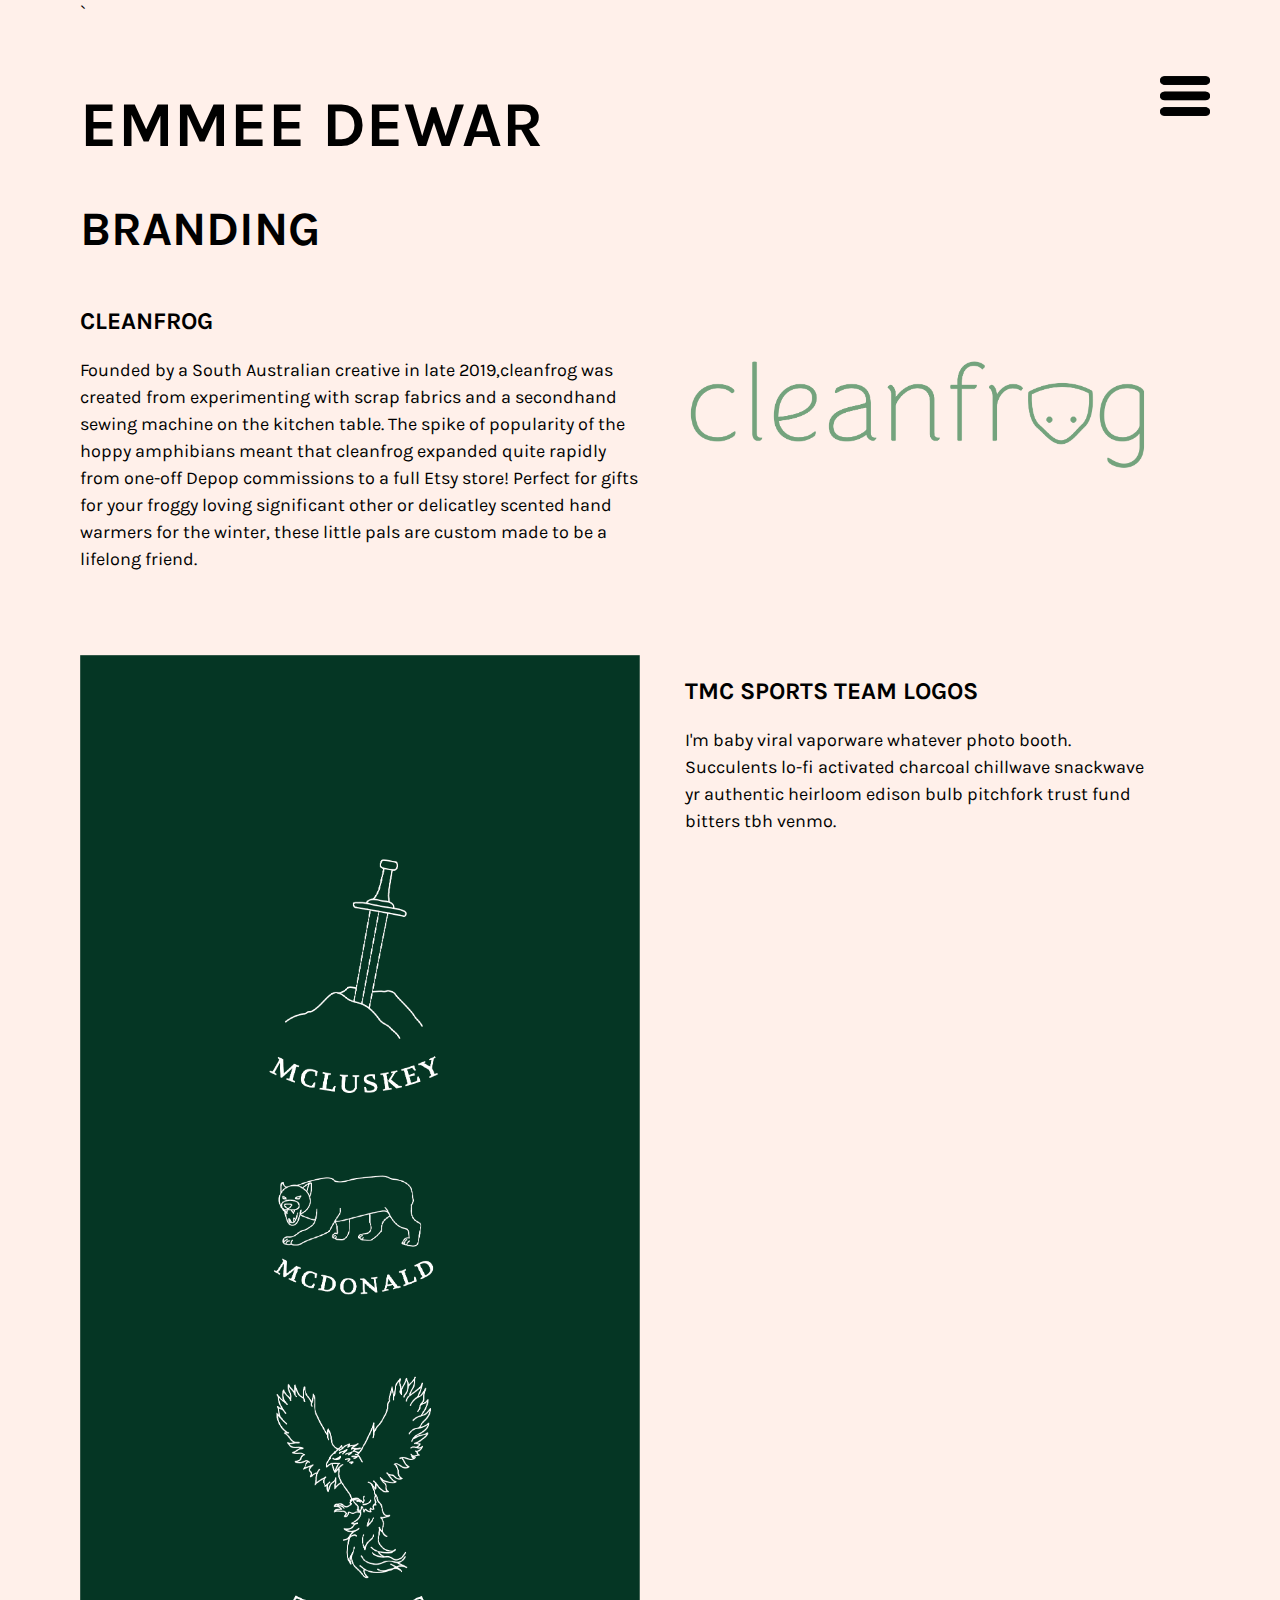
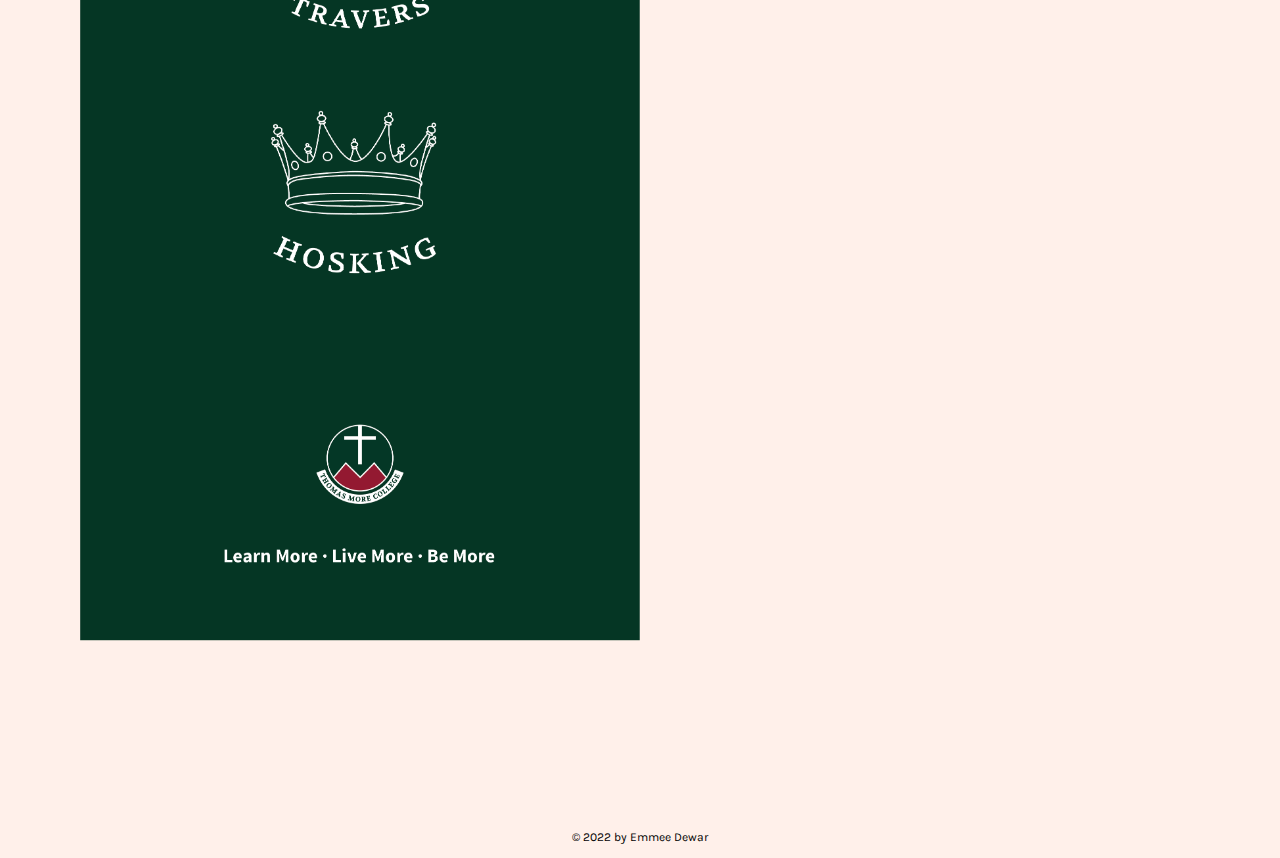
<file: branding.html>
<!DOCTYPE html>
<html lang="en">

<head>
  <meta charset="UTF-8">
  <meta http-equiv="X-UA-Compatible" content="IE=edge">
  <meta name="viewport" content="width=device-width, initial-scale=1.0">
  <title>Emmee Dewar Branding</title>

  <link rel="stylesheet" href="resources/css/simple-lightbox.css">
  <link rel="stylesheet" href="resources/css/style.css">`

  <link rel="apple-touch-icon" sizes="180x180" href="resources/icons/apple-touch-icon.png">
  <link rel="icon" type="image/png" sizes="32x32" href="resources/icons/favicon-32x32.png">
  <link rel="icon" type="image/png" sizes="16x16" href="resources/icons/favicon-16x16.png">
  <link rel="manifest" href="resources/icons/site.webmanifest">
  <link rel="mask-icon" href="resources/icons/safari-pinned-tab.svg" color="#5bbad5">
  <link rel="shortcut icon" href="resources/icons/favicon.ico">
  <meta name="msapplication-TileColor" content="#00aba9">
  <meta name="msapplication-config" content="resources/icons/browserconfig.xml">
  <meta name="theme-color" content="#ffffff">

</head>

<body>

  <!---this is the main code-->
  <header>

    <section class="layout-wide">

      <div class="header-text">

        <div class="header-heading">EMMEE DEWAR</div>

      </div>

    </section>

  </header>

  <nav>
    <section class="layout-wide">
      <button class="nav-prompt">
        <img src="resources/images/hamburger.png" height="40" width="50">
      </button>
      <ul class="main-nav">

        <li>
          <a href="index.html">about me</a>
        </li>

        <li>
          <a href="photography.html">photography</a>
        </li>

        <li>
          <a href="visualdesign.html">visual design</a>
        </li>

        <li>
          <a href="branding.html">branding</a>
        </li>

        <li>
          <a href="contact.html">contact me</a>
        </li>

        <li>
          <a href="styleguide.html">style guide</a>
        </li>

      </ul>

    </section>
  </nav>



  <main>

    <h1>BRANDING</h1>

    <section class="branding-item">

      <div class="branding-inner">

        <h3>cleanfrog</h3>
        <p>Founded by a South Australian creative in late 2019,cleanfrog was created from experimenting with scrap
          fabrics and a secondhand sewing machine on the kitchen table. The spike of popularity of the hoppy amphibians
          meant that cleanfrog expanded quite rapidly from one-off Depop commissions to a full Etsy store!
          Perfect for gifts for your froggy loving significant other or delicatley scented hand warmers for the winter,
          these little pals are custom made to be a lifelong friend.</p>
      </div>

      <div class="branding-inner image">
        <img src="resources/images/cleanfrog.png" alt="cleanfrog logo">
      </div>

      <div class="branding-inner tmcimage">
        <img src="resources/images/TMC Sports Teams Logos Banner 2019.png">
      </div>

      <div class="branding-inner tmc">
        <h3> TMC Sports Team logos</h3>
        <p>I'm baby viral vaporware whatever photo booth. Succulents lo-fi activated charcoal chillwave snackwave yr
          authentic heirloom edison bulb pitchfork trust fund bitters tbh venmo.</p>
      </div>


    </section>



  </main>

  <footer>

    <section class="layout-wide">

      <p>&copy; 2022 by Emmee Dewar</p>

    </section>

  </footer>

  <script src="resources/js/simple-lightbox.js"></script>
  <script src="resources/js/scripts.js"></script>

</body>

</html>
</file>
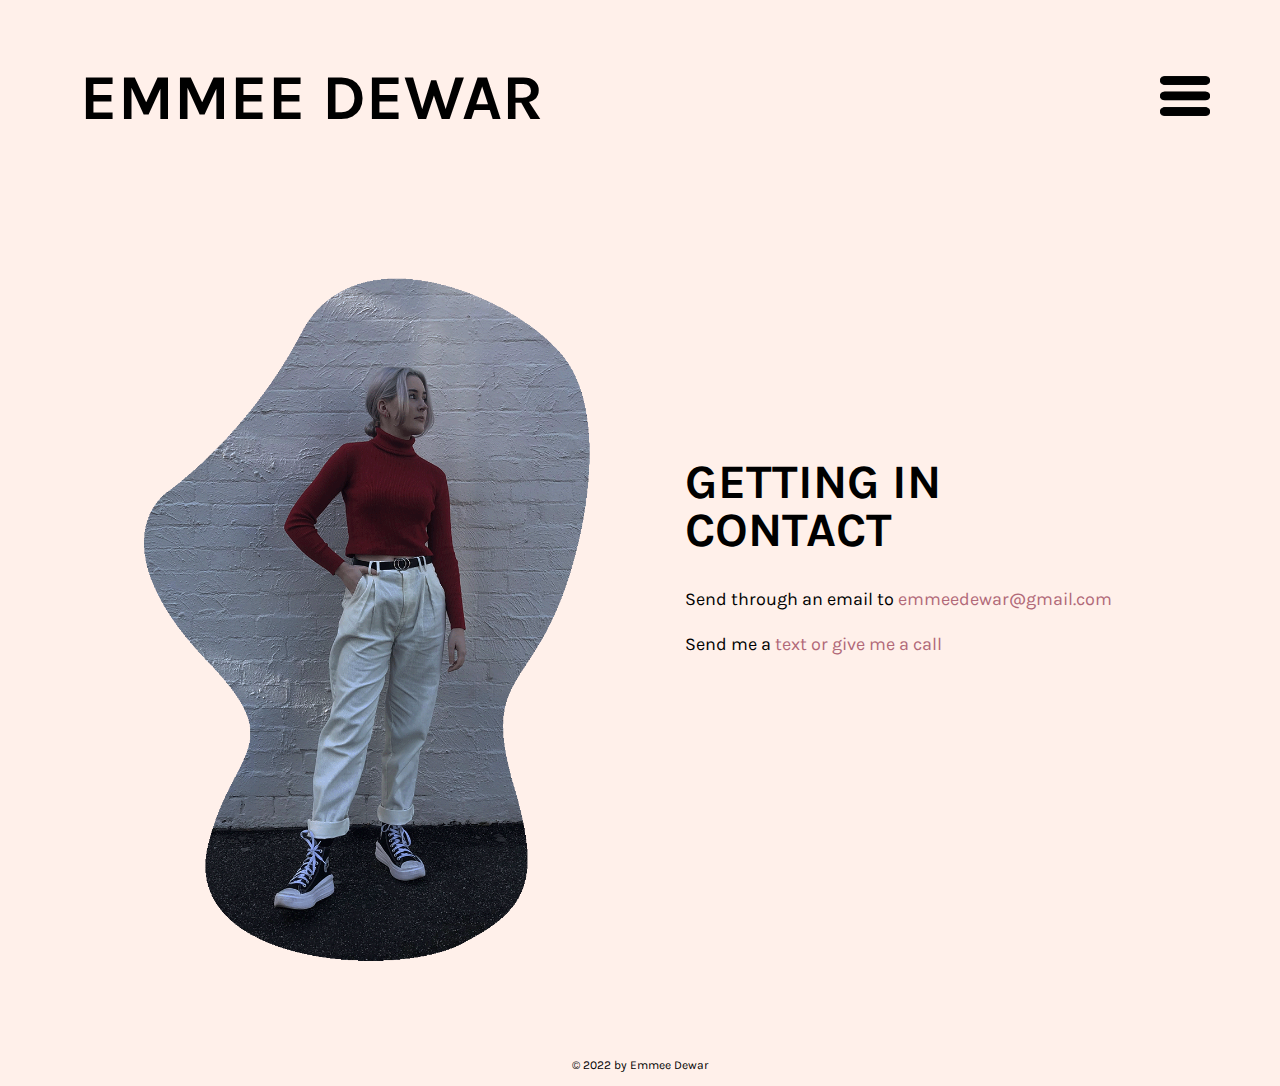
<file: contact.html>
<!DOCTYPE html>
<html lang="en">

<head>
  <meta charset="UTF-8">
  <meta http-equiv="X-UA-Compatible" content="IE=edge">
  <meta name="viewport" content="width=device-width, initial-scale=1.0">
  <title>Contact Me</title>

  <link rel="stylesheet" href="resources/css/style.css">
  
  <link rel="apple-touch-icon" sizes="180x180" href="resources/icons/apple-touch-icon.png">
<link rel="icon" type="image/png" sizes="32x32" href="resources/icons/favicon-32x32.png">
<link rel="icon" type="image/png" sizes="16x16" href="resources/icons/favicon-16x16.png">
<link rel="manifest" href="resources/icons/site.webmanifest">
<link rel="mask-icon" href="resources/icons/safari-pinned-tab.svg" color="#5bbad5">
<link rel="shortcut icon" href="resources/icons/favicon.ico">
<meta name="msapplication-TileColor" content="#00aba9">
<meta name="msapplication-config" content="resources/icons/browserconfig.xml">
<meta name="theme-color" content="#ffffff">

</head>

<body>

  <!---this is the main code-->
  <header>

    <section class="layout-wide">

      <div class="header-text">

        <div class="header-heading">EMMEE DEWAR</div>

      </div>

    </section>

  </header>

  <nav>
    <section class="layout-wide">
      <button class="nav-prompt">
        <img src="resources/images/hamburger.png" height="40" width="50">
      </button>
      <ul class="main-nav">

        <li>
          <a href="index.html">about me</a>
        </li>

        <li>
          <a href="photography.html">photography</a>
        </li>

        <li>
          <a href="visualdesign.html">visual design</a>
        </li>

        <li>
          <a href="branding.html">branding</a>
        </li>

        <li>
          <a href="contact.html">contact me</a>
        </li>

        <li>
          <a href="styleguide.html">style guide</a>
        </li>

      </ul>

    </section>
  </nav>

  <section class="layout-wide">
    <section class="content-item">

      <div class="content-inner">
        <img src="resources/images/emmee.png" alt="Emmee DEWAR">
      </div>

      <div class="content-inner links">
        <h1>getting in contact</h1>

        <p>
          Send through an email to
          <a href=“mailto:emmeedewar@gmail.com”>emmeedewar@gmail.com</a>
        </p>

        <p>
          Send me a
          <a href=“tel:0458824631”> text or give me a call</a> 
        </p>

      </div>

    </section>

  </section>




  <footer>

    <section class="layout-wide">

      <p>&copy; 2022 by Emmee Dewar</p>

    </section>

  </footer>

  <script src="resources/js/scripts.js"></script>

</body>

</html>
</file>
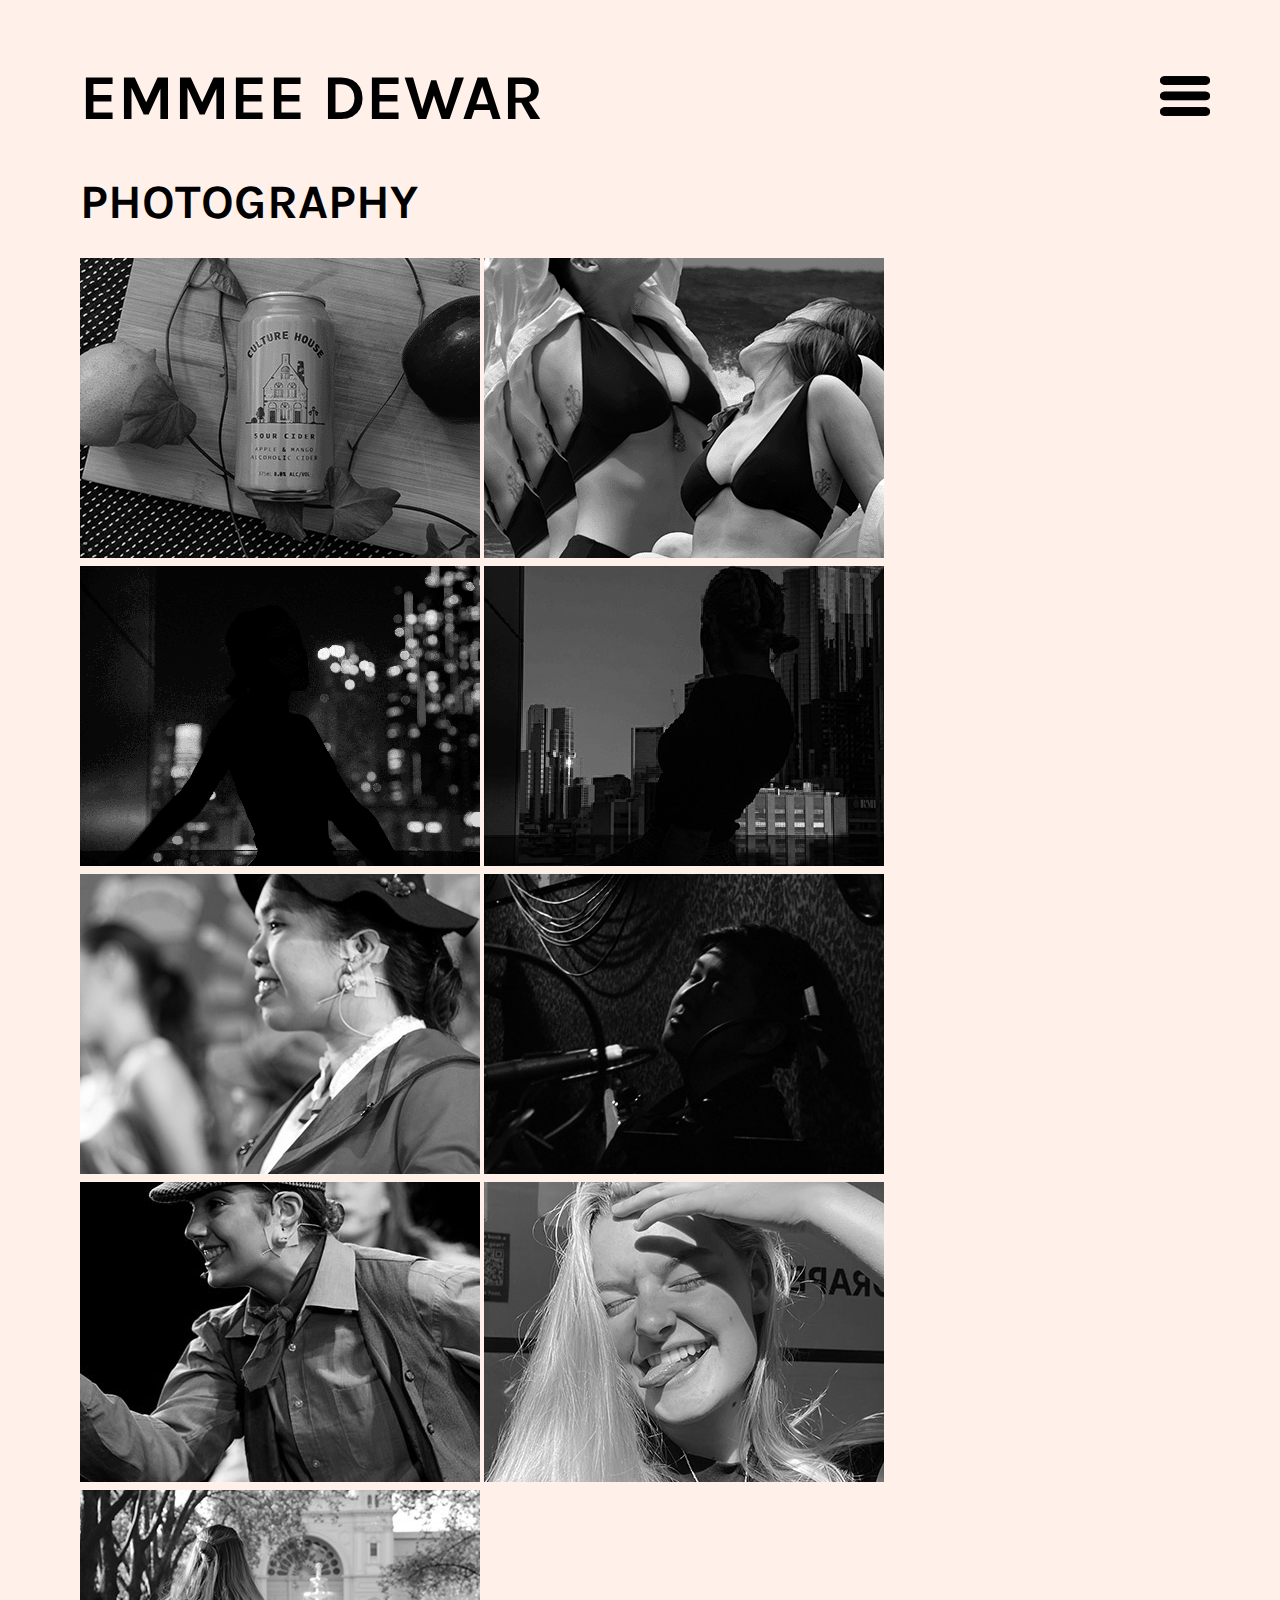
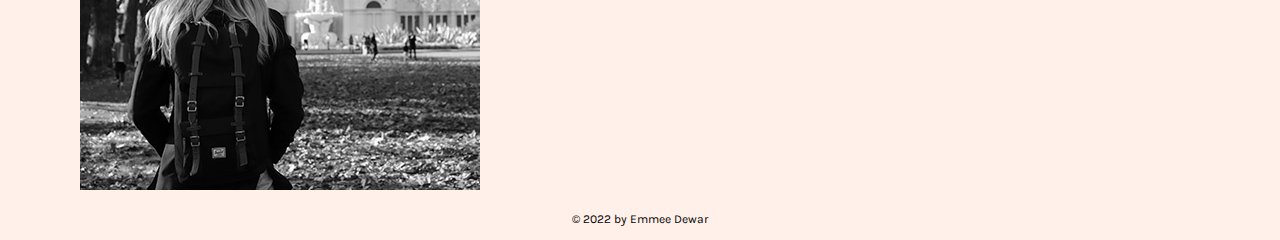
<file: photography.html>
<!DOCTYPE html>
<html lang="en">

<head>
  <meta charset="UTF-8">
  <meta http-equiv="X-UA-Compatible" content="IE=edge">
  <meta name="viewport" content="width=device-width, initial-scale=1.0">
  <title>Emmee Dewar Photography </title>

  <link rel="stylesheet" href="resources/css/simple-lightbox.css">
  <link rel="stylesheet" href="resources/css/style.css">

  <link rel="apple-touch-icon" sizes="180x180" href="resources/icons/apple-touch-icon.png">
  <link rel="icon" type="image/png" sizes="32x32" href="resources/icons/favicon-32x32.png">
  <link rel="icon" type="image/png" sizes="16x16" href="resources/icons/favicon-16x16.png">
  <link rel="manifest" href="resources/icons/site.webmanifest">
  <link rel="mask-icon" href="resources/icons/safari-pinned-tab.svg" color="#5bbad5">
  <link rel="shortcut icon" href="resources/icons/favicon.ico">
  <meta name="msapplication-TileColor" content="#00aba9">
  <meta name="msapplication-config" content="resources/icons/browserconfig.xml">
  <meta name="theme-color" content="#ffffff">

</head>

<body>

  <!---this is the main code-->
  <header>

    <section class="layout-wide">

      <div class="header-text">

        <div class="header-heading">EMMEE DEWAR</div>

      </div>

    </section>

  </header>

  <nav>
    <section class="layout-wide">
      <button class="nav-prompt">
        <img src="resources/images/hamburger.png" height="40" width="50">
      </button>
      <ul class="main-nav">

        <li>
          <a href="index.html">about me</a>
        </li>

        <li>
          <a href="photography.html">photography</a>
        </li>

        <li>
          <a href="visualdesign.html">visual design</a>
        </li>

        <li>
          <a href="branding.html">branding</a>
        </li>

        <li>
          <a href="contact.html">contact me</a>
        </li>

        <li>
          <a href="styleguide.html">style guide</a>
        </li>

      </ul>

    </section>
  </nav>



  <main>

    <h1>PHOTOGRAPHY</h1>

    <div class="gallery">

      <a href="resources/images/culturehouse.jpg">
        <img src="resources/images/culturehouse thumbnail.png" alt="Culture House Sour Cider product flat lay" title="Culture House Sour Cider product flat-lay">
      </a>

      <a href="resources/images/ella1.jpg">
        <img src="resources/images/ella1 thumbnail.png" alt="Arcadia Magazine photoshoot with model Ella" title="Arcadia Magazine photoshoot with model Ella">
      </a>

      <a href="resources/images/lightingexp1.png">
        <img src="resources/images/lightingexp1 thumbnail.png"
          alt="Self-portrait against the Melbourne city skyline at night" title="Self-portrait against the Melbourne city skyline at night">
      </a>

      <a href="resources/images/lightingexp2.jpg">
        <img src="resources/images/lightingexp2 thumbnail.jpg" alt="Self-portrait against the Melbourne city skyline at sunset" title="Self-portrait against the Melbourne city skyline at sunset">
      </a>

      <a href="resources/images/marypoppins.jpg">
        <img src="resources/images/marypoppins thumbnail.jpg"
          alt="Portrait of Mary Poppins on stage in school musical production" title="Portrait of Mary Poppins on stage in school musical production">
      </a>

      <a href="resources/images/marypoppins1.jpg">
        <img src="resources/images/marypoppins1 thumbnail.jpg"
          alt="Potrait of a musician leaning his head against a wall in the pit in a school musical production" title="Portrait of a musician leaning his head against a wall in the pit in a school musical production">
      </a>

      <a href="resources/images/marypoppins5.jpg">
        <img src="resources/images/marypoppins5 thumbnail.jpg"
          alt="Potrait of an actor in a school musical production of Mary Poppins" title="Portrait of an actor in a school musical production of Mary Poppins">
      </a>

      <a href="resources/images/chelsea.jpg">
        <img src="resources/images/chelsea thumb.jpg"
          alt="Potrait of a model shading her face from the sun glare in a classroom" title="Portrait of a model shading her face from the sun glare in a classroom">
      </a>

      <a href="resources/images/chelsea park.jpg">
        <img src="resources/images/chelsea park thumb.jpg"
          alt="Potrait modelling a Herschel Backpack in Carlton Gardens" title="Potrait modelling a Herschel Backpack in Carlton Gardens">
      </a>


    </div>


  </main>

  <footer>

    <section class="layout-wide">

      <p>&copy; 2022 by Emmee Dewar</p>

    </section>

  </footer>

  <script src="resources/js/simple-lightbox.js"></script>
  <script src="resources/js/scripts.js"></script>

</body>

</html>
</file>
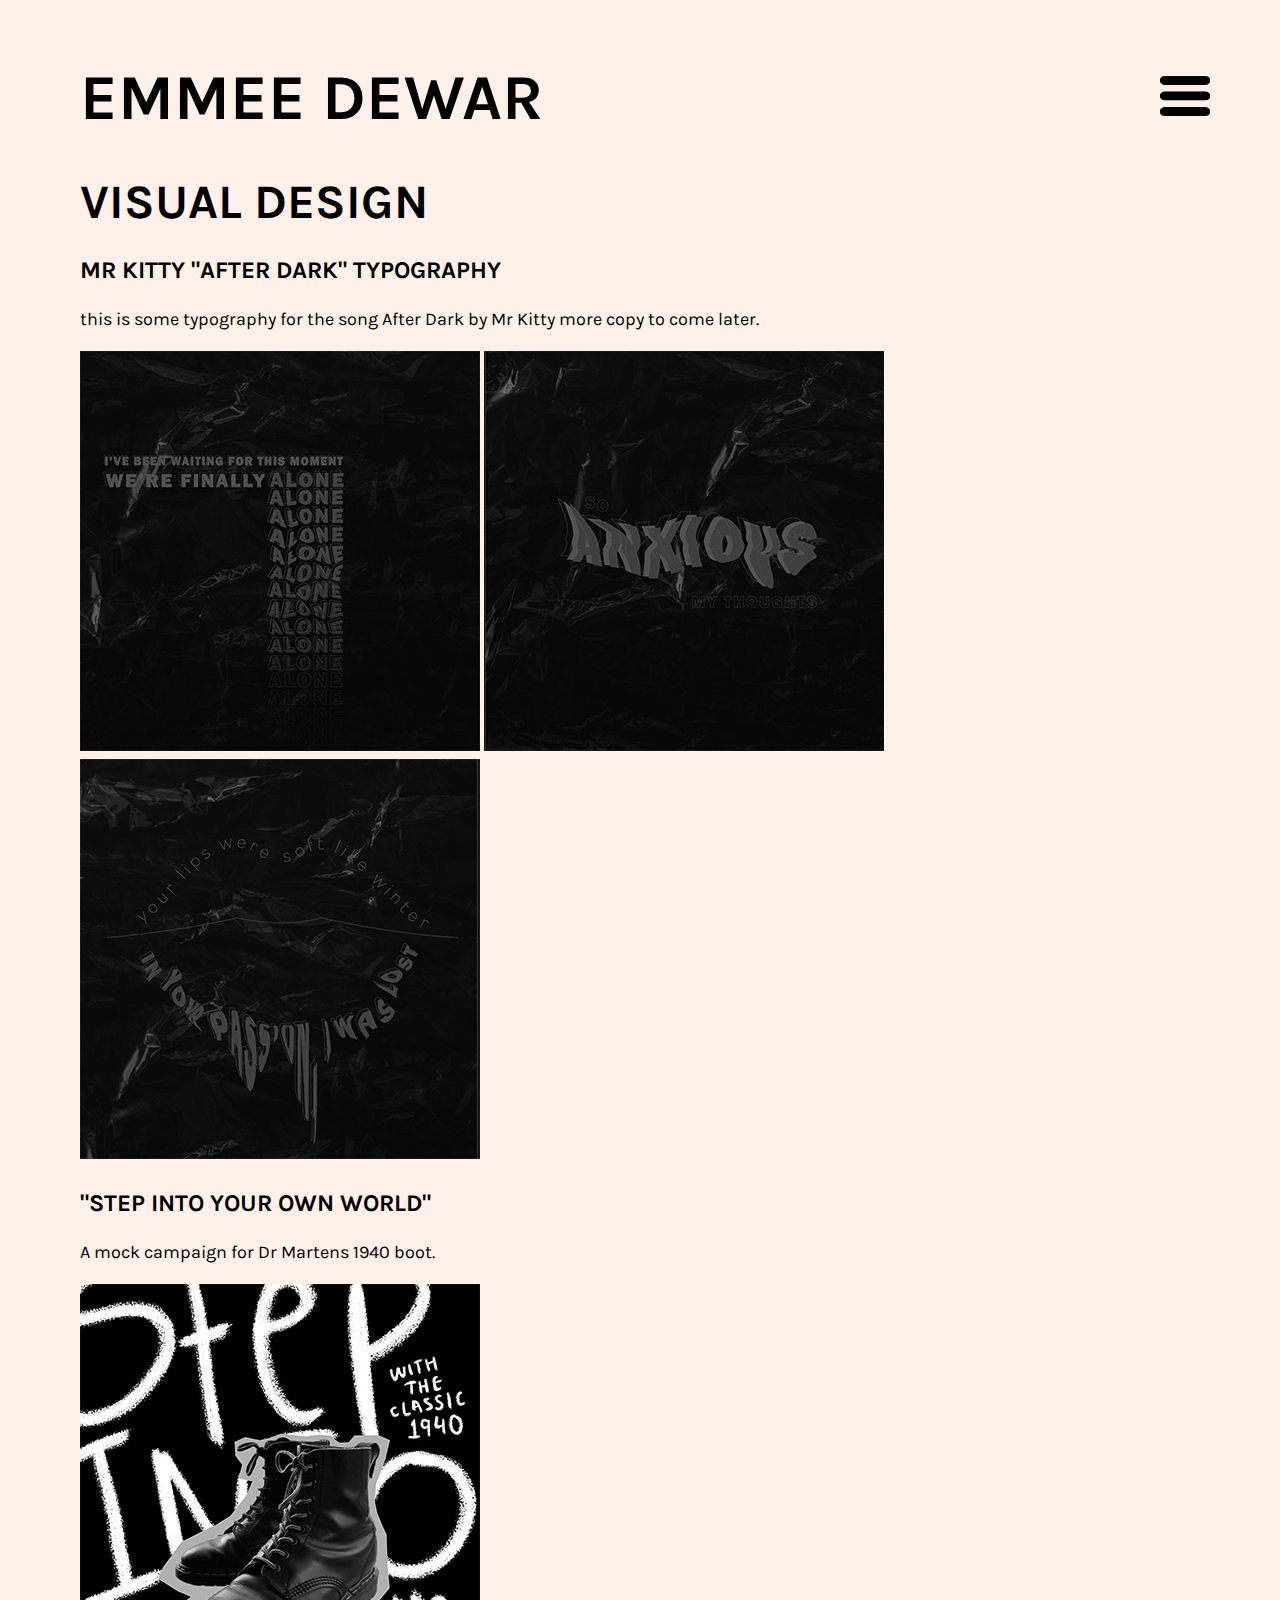
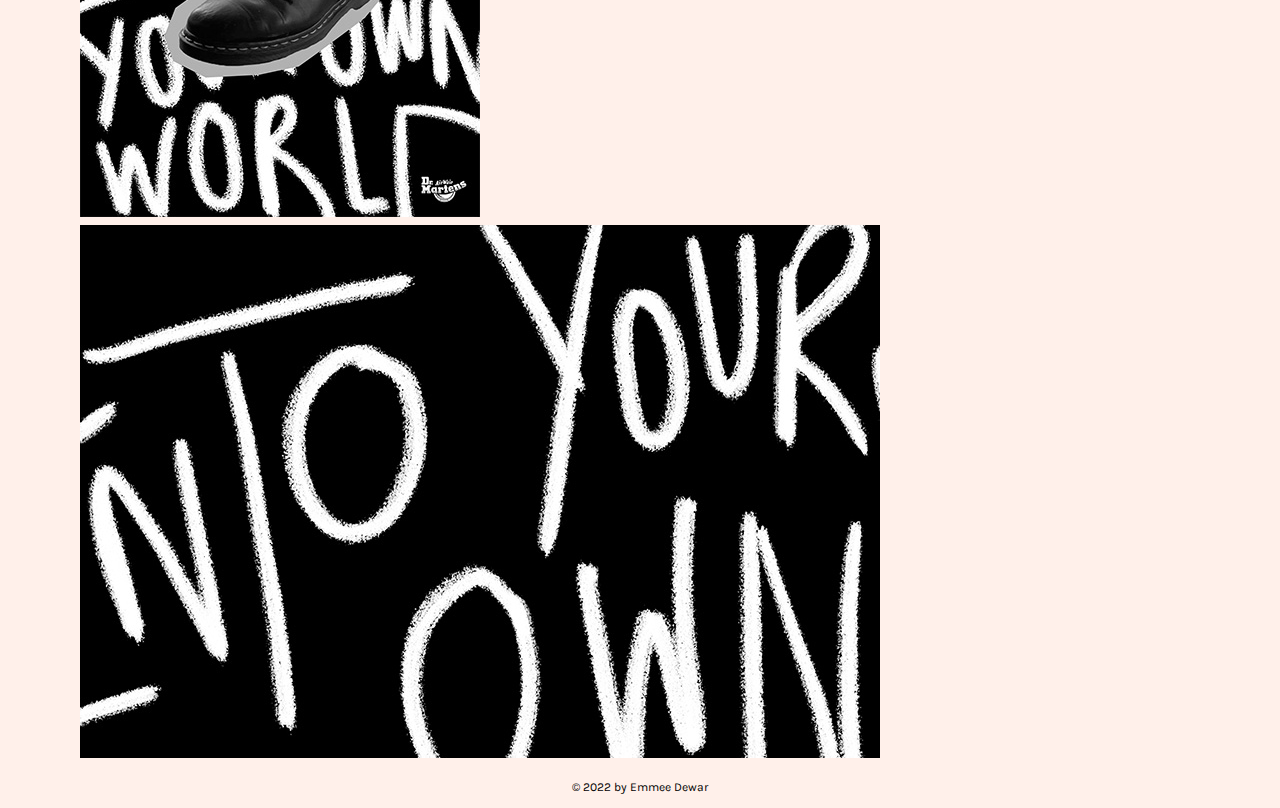
<file: visualdesign.html>
<!DOCTYPE html>
<html lang="en">

<head>
  <meta charset="UTF-8">
  <meta http-equiv="X-UA-Compatible" content="IE=edge">
  <meta name="viewport" content="width=device-width, initial-scale=1.0">
  <title>Emmee Dewar Visual Design</title>

  <link rel="stylesheet" href="resources/css/simple-lightbox.css">
  <link rel="stylesheet" href="resources/css/style.css">

  <link rel="apple-touch-icon" sizes="180x180" href="resources/icons/apple-touch-icon.png">
  <link rel="icon" type="image/png" sizes="32x32" href="resources/icons/favicon-32x32.png">
  <link rel="icon" type="image/png" sizes="16x16" href="resources/icons/favicon-16x16.png">
  <link rel="manifest" href="resources/icons/site.webmanifest">
  <link rel="mask-icon" href="resources/icons/safari-pinned-tab.svg" color="#5bbad5">
  <link rel="shortcut icon" href="resources/icons/favicon.ico">
  <meta name="msapplication-TileColor" content="#00aba9">
  <meta name="msapplication-config" content="resources/icons/browserconfig.xml">
  <meta name="theme-color" content="#ffffff">

</head>

<body>

  <!---this is the main code-->
  <header>

    <section class="layout-wide">

      <div class="header-text">

        <div class="header-heading">EMMEE DEWAR</div>

      </div>

    </section>

  </header>

  <nav>
    <section class="layout-wide">

      <button class="nav-prompt">
        <img src="resources/images/hamburger.png" height="40" width="50">
      </button>

      <ul class="main-nav">

        <li>
          <a href="index.html">about me</a>
        </li>

        <li>
          <a href="photography.html">photography</a>
        </li>

        <li>
          <a href="visualdesign.html">visual design</a>
        </li>

        <li>
          <a href="branding.html">branding</a>
        </li>

        <li>
          <a href="contact.html">contact me</a>
        </li>

        <li>
          <a href="styleguide.html">style guide</a>
        </li>

      </ul>

    </section>
  </nav>



  <h1>visual design</h1>

  <h3>Mr Kitty "After Dark" Typography</h3>
  <p>this is some typography for the song After Dark by Mr Kitty more copy to come later.</p>

  <div class="gallery">

    <a href="resources/images/for insta-01.png">
      <img src="resources/images/afterdark1-thumbnail.jpg"
        alt="Typography of the lyrics ive been waiting for this moment, were finally alone">
    </a>

    <a href="resources/images/for insta-02.png">
      <img src="resources/images/afterdark2-thumbnail.jpg" alt="Typography of the lyrics so anxious my thoughts">
    </a>

    <a href="resources/images/for insta-03.png">
      <img src="resources/images/afterdark3-thumbnail.jpg" alt="self-portrait against the Melbourne city skyline at
          sunset">
    </a>

  </div>

  <h3>"Step into your own world"</h3>
  <p>A mock campaign for Dr Martens 1940 boot.</p>

  <div class="gallery2">

    <a href="resources/images/1940 poster.png">
      <img src="resources/images/1940 poster thumb.jpg" alt="CHANGE PICTURES">
    </a>

    <a href="resources/images/Step into your own world.png">
      <img src="resources/images/Step into your own world thumb.jpg" alt="CHANGE PICTURES">
    </a>

  </div>

</body>

<footer>

  <section class="layout-wide">

    <p>&copy; 2022 by Emmee Dewar</p>

  </section>

</footer>

<script src="resources/js/simple-lightbox.js"></script>
<script src="resources/js/scripts.js"></script>

</body>

</html>
</file>
<file: resources/css/style.css>
@import url(normalize.css);
@import url('https://fonts.googleapis.com/css2?family=Karla:wght@300;800&family=PT+Serif&display=swap');

/* -------------------- GLOBAL DEFAULTS */
* {
    box-sizing: border-box;
}

img,
iframe {
    max-width: 100%;
}

body {
    background-color: rgb(255, 240, 234);
    font-family: 'Karla', sans-serif;
    font-size: 18px;
    margin-left: 5rem;
    margin-right: 5rem;
    line-height: 1.5;
}

a {
    color: rgb(177, 104, 120);
    text-decoration: none;
}

a:hover {
    font-weight: bold;
}

/* -------------------- HEADINGS AND TYPE */

h1,
h2,
h3,
h4,
h5 {
    font-family: 'Karla', sans-serif;
    text-transform: uppercase;
    line-height: 1;
}

h1 {
    font-size: 3rem;
}

h2 {
    font-size: 2rem;
}

h3 {
    font-size: 1.5rem;
}

@media screen and (max-width: 500px) {

    h1 {
        font-size: 2rem;
    }

    h2 {
        font-size: 1.5rem;
    }

    h3 {
        font-size: 1rem;
    }

}

/* -------------------- HEADER */
.header-heading {
    margin-top: 50px;
    font-size: 4rem;
    font-weight: bold;
}

/* -------------------- NAVIGATION */

.nav-prompt {
    border: none;
    background-color: transparent;
    position: absolute;
    top: 75px;
    right: 5%;
}

.main-nav {
    list-style: none;
    padding-left: 0;
    text-align: right;
    position: absolute;
    top: 130px;
    right: 5%;
    background-color: rgb(255, 240, 234);
}

.main-nav a {
    padding-top: 10px;
    padding-bottom: 10px;
    display: block;
    text-transform: uppercase;
}

.main-nav {
    display: flex;
    display: none;
}

.main-nav.open {
    display: block;
}

@media screen and (max-width: 1000px) {

    .nav-prompt {
        position: relative;
        top: 10px;
        left: 2px;
        
    }

    .main-nav {
        text-align: center;
        position: relative;
        top: 10px;
        left: 2px;
        background-color: none;
    
    }

}
/* -------------------- ABOUT ME */
body .layout-wide {
    display: grid
}

.content-item {
    display: grid;
}

.content-inner {
    padding-top: 5rem;
    padding-bottom: 4rem;
}

.text-element {
    padding-top: 12rem;
    padding-left: 8%;
    padding-right: 8%;
}

@media screen and (min-width: 600px) {

    .content-item {
        grid-template-columns: 1fr 1fr;
    }

}

@media screen and (max-width: 1000px) {

    .content-inner {
        padding-top: none;
        padding-bottom: none;
    }

    .text-element {
        padding-top: 10%;
        padding-left: none;
        padding-right: none;
    }

}

/* -------------------- PHOTOGRAPHY */

.gallery img {
    justify-content: space-between;
    transition: 0.2s;
    filter: grayscale();
}

.gallery a:hover img {
    transform: scale(0.95);
    filter: none;
}

/* -------------------- VISUAL DESIGN */

.gallery2 img {
    justify-content: space-between;
    transition: 0.2s;
    filter: grayscale();
}

.gallery2 a:hover img {
    transform: scale(0.95);
    filter: none;
}


/*--------------------- BRANDING */

.branding-item {
    display: grid;
}

.branding-inner {
    padding-bottom: 4rem;
}

.image {
    padding-top: 4rem;
    padding-left: 8%;
    padding-right: 8%;
}

.tmc {
    padding-left: 8%;
    padding-right: 8%;
}

@media screen and (min-width: 750px) {

    .branding-item {
        grid-template-columns: 1fr 1fr;
    }

}

/*--------------------- CONTACT */

.links {
    padding-left: 8%;
    padding-right: 8%;
    padding-top: 50%;
}

@media screen and (max-width: 1000px) {

    .links {
        padding-top: 10%;
        padding-left: none;
        padding-right: none;
    }

}


/*--------------------- FOOTER */
footer {
    text-align: center;
    font-size: 12px;
}
</file>
